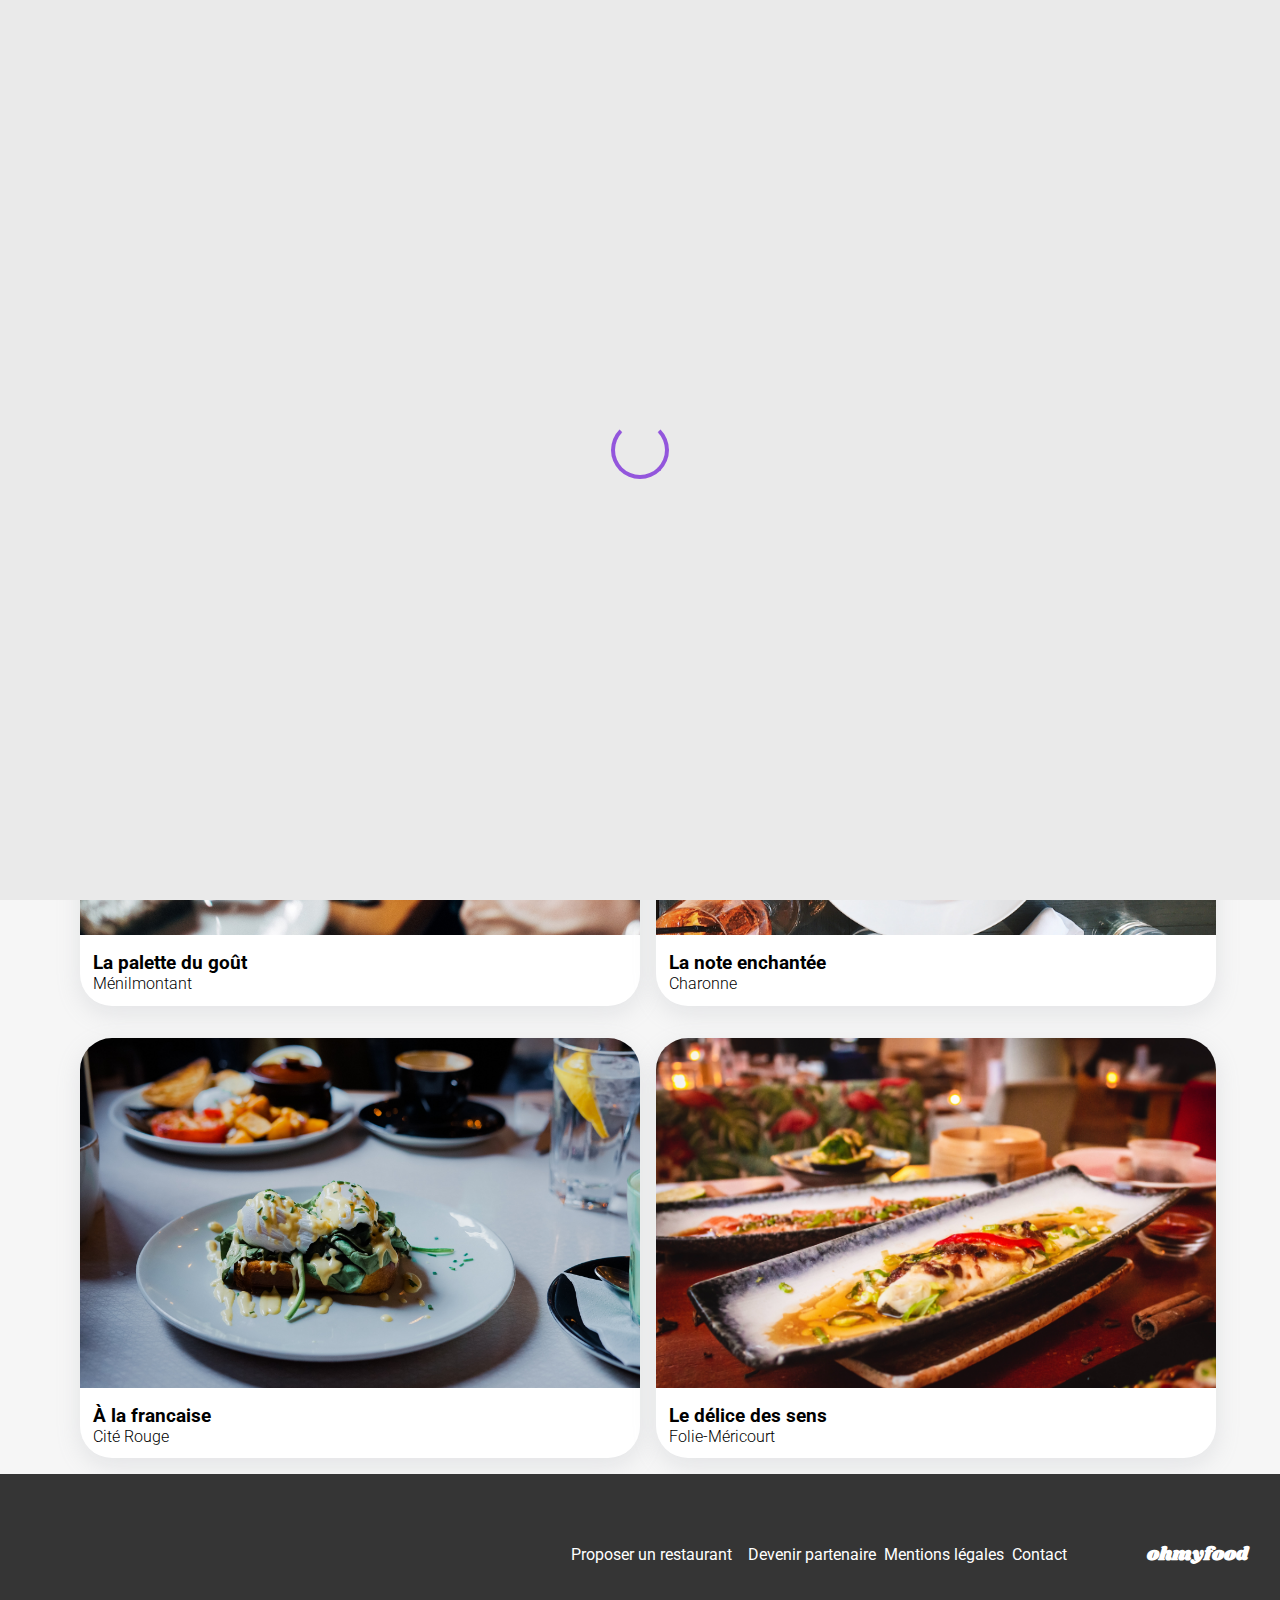
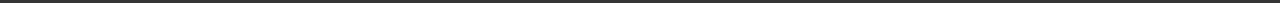
<file: index.html>
<!DOCTYPE html>
<html lang="en">
<head>
    <meta charset="UTF-8">
    <meta name="viewport" content="width=device-width, initial-scale=1.0">
    <link rel="stylesheet" href="styles.css">
    <link rel="stylesheet" href="https://fonts.googleapis.com/css2?family=Shrikhand&display=swap">
    <link rel="stylesheet" href="https://fonts.googleapis.com/css2?family=Roboto:wght@100;300;400;500;700;900&display=swap">
    <link rel="stylesheet" href="https://cdnjs.cloudflare.com/ajax/libs/font-awesome/6.2.1/css/all.min.css"
        integrity="sha512-MV7K8+y+gLIBoVD59lQIYicR65iaqukzvf/nwasF0nqhPay5w/9lJmVM2hMDcnK1OnMGCdVK+iQrJ7lzPJQd1w=="
        crossorigin="anonymous" referrerpolicy="no-referrer">
    <title>Oh my food</title>
</head>
<body>
    <div class="loading-container">
        <div class="loading"></div>
    </div>
    <div class="container">
        <header>
            <img src="./images/logo/ohmyfood.png" alt="logo ohmyfood">
        </header>
        <div class="bar_location">
            <i class="fa-solid fa-location-dot"></i>
            <p>Paris, Belleville</p>
        </div>
        <main>
            <div class="title">
                <h1>Réservez le menu qui vous convient</h1>
                <p>Découvrez des restaurants d’exception, sélectionnés par nos soins.</p>
                <button>Explorer nos restaurants</button>
            </div>
            <section class="function">
                <h2>Fonctionnement</h2>
                <div class="bar_button">
                    <div class="block">
                        <div class="number">1</div>
                        <i class="grey fa-solid fa-mobile-screen"></i>
                        <p>Choisissez un restaurant</p>
                    </div>
                    <div class="block">
                        <div class="number">2</div>
                        <i class="grey fa-solid fa-list-ul"></i>
                        <p> Composez votre menu</p>
                    </div>
                    <div class="block">
                        <div class="number">3</div>
                        <i class="purple fa-solid fa-store"></i>
                        <p>Dégustez au restaurant</p>
                    </div>
                </div>
            </section>
            <section>
                <h2>Restaurants</h2>
                <div class="restaurant">
                    <div class="card">
                        <a href="./menu_1.html">
                            <div>
                                <div class="tag">Nouveau</div>
                            </div>
                            <img src="./images/restaurants/jay-wennington-N_Y88TWmGwA-unsplash.jpg" alt="">
                            <div class="card_description">
                                <div>
                                    <h3>La palette du goût</h3>
                                    <p>Ménilmontant</p>
                                </div>
                        </a>
                        <div class="heart">
                            <input type="checkbox" id="heart-checkbox-1">
                            <label for="heart-checkbox-1">
                                <i class="fa-regular fa-heart"></i>
                                <i class="gradient-text fa-solid fa-heart"></i>
                            </label>
                        </div>
                        </div>
                    </div>
                    <div class="card">
                        <a href="./menu_2.html">
                            <div>
                                <div class="tag">Nouveau</div>
                            </div>
                            <img src="./images/restaurants/stil-u2Lp8tXIcjw-unsplash.jpg" alt="">
                            <div class="card_description">
                                <div>
                                    <h3>La note enchantée</h3>
                                    <p>Charonne</p>
                                </div>  
                        </a>
                        <div class="heart">
                            <input type="checkbox" id="heart-checkbox-2">
                            <label for="heart-checkbox-2">
                                <i class="fa-regular fa-heart"></i>
                                <i class="gradient-text fa-solid fa-heart"></i>
                            </label>
                        </div>
                        </div>
                    </div>
                    <div class="card">
                        <a href="./menu_3.html">
                            <img src="./images/restaurants/toa-heftiba-DQKerTsQwi0-unsplash.jpg" alt="">
                            <div class="card_description">
                                <div>
                                    <h3>À la francaise</h3>
                                    <p>Cité Rouge</p>
                                </div>
                        </a>
                        <div class="heart">
                            <input type="checkbox" id="heart-checkbox-3">
                            <label for="heart-checkbox-3">
                                <i class="fa-regular fa-heart"></i>
                                <i class="gradient-text fa-solid fa-heart"></i>
                            </label>
                        </div>
                         </div>
                    </div>
                    <div class="card">
                        <a href="./menu_4.html">
                            <img src="./images/restaurants/louis-hansel-shotsoflouis-qNBGVyOCY8Q-unsplash.jpg" alt="">
                            <div class="card_description">
                                <div>
                                    <h3>Le délice des sens</h3>
                                    <p>Folie-Méricourt</p>
                                </div>
                        </a>
                        <div class="heart">
                            <input type="checkbox" id="heart-checkbox-4">
                            <label for="heart-checkbox-4">
                                <i class="fa-regular fa-heart"></i>
                                <i class="gradient-text fa-solid fa-heart"></i>
                            </label>
                        </div>
                        </div>
                    </div>
                </div>
            </section>
            <footer>
                <h3>ohmyfood</h3>
                <div>
                    <div>
                        <i class="fa-solid fa-utensils"></i>
                        <a>Proposer un restaurant</a>
                    </div>
                    <div>
                        <i class="fa-solid fa-handshake-angle"></i>
                        <a>Devenir partenaire</a>
                    </div>
                    <a>Mentions légales</a>
                    <a href="mailto:contact@ohmyfood.com">Contact</a>
                </div>
            </footer>
        </main>
    </div>
</body>
</html>
</file>
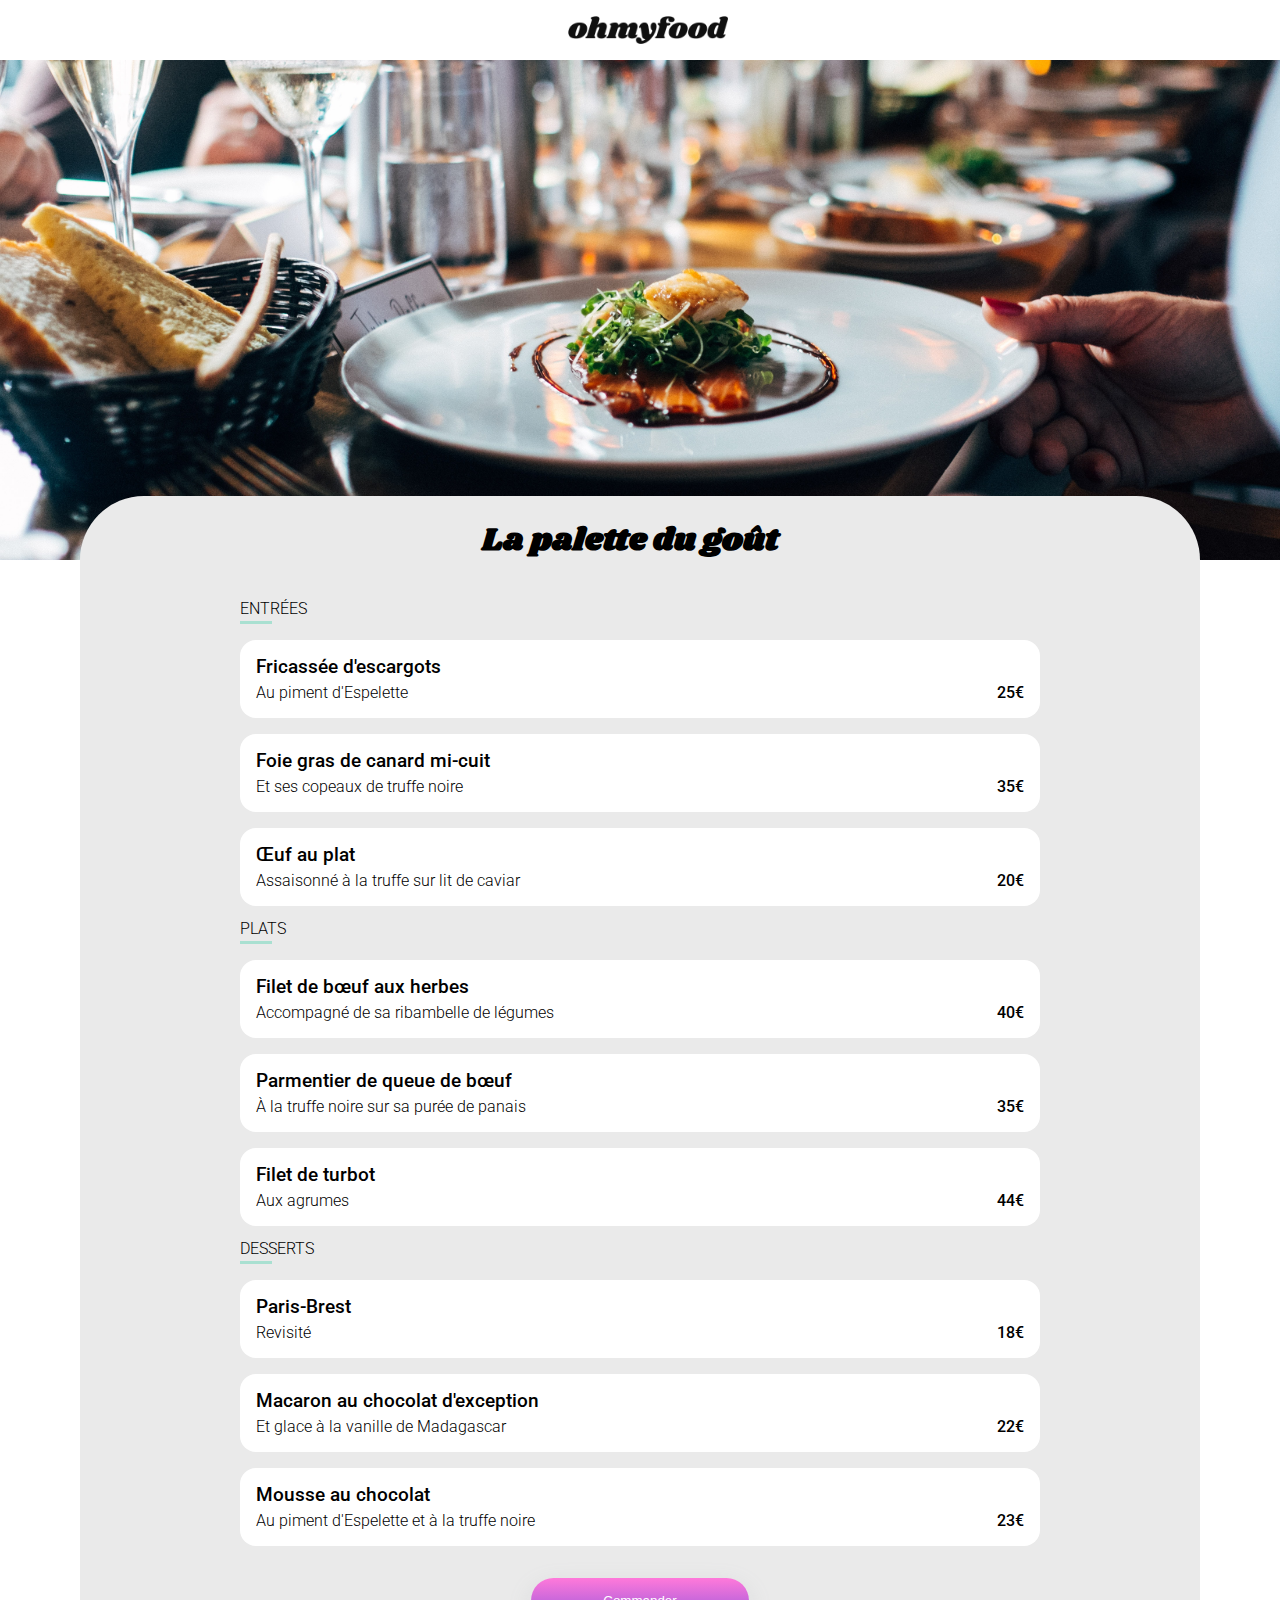
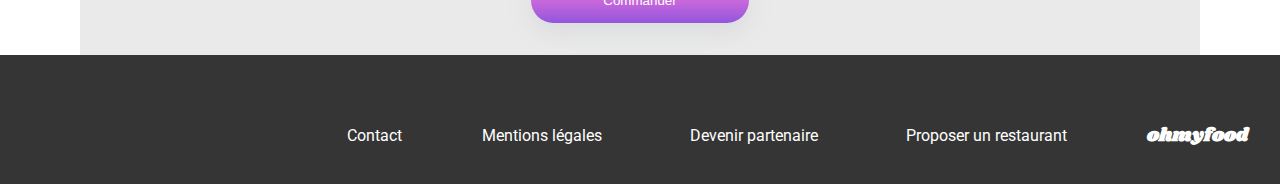
<file: menu_1.html>
<!DOCTYPE html>
<html lang="en">
<head>
    <meta charset="UTF-8">
    <meta name="viewport" content="width=device-width, initial-scale=1.0">
    <link rel="stylesheet" href="menu.css">
    <link rel="stylesheet" href="https://fonts.googleapis.com/css2?family=Shrikhand&display=swap">
    <link rel="stylesheet" href="https://fonts.googleapis.com/css2?family=Roboto:wght@100;300;400;500;700;900&display=swap">
    <link rel="stylesheet" href="https://cdnjs.cloudflare.com/ajax/libs/font-awesome/6.2.1/css/all.min.css"
        integrity="sha512-MV7K8+y+gLIBoVD59lQIYicR65iaqukzvf/nwasF0nqhPay5w/9lJmVM2hMDcnK1OnMGCdVK+iQrJ7lzPJQd1w=="
        crossorigin="anonymous" referrerpolicy="no-referrer" />
    <title>Menu La palette goût</title>
</head>
<body>
    <header>
        <a href="./index.html"><i class="fa-solid fa-arrow-left"></i></a>
        <div><img src="./images/logo/ohmyfood.png" alt="logo ohmyfood"></div>
    </header>
    <main>
            <img src="./images/restaurants/jay-wennington-N_Y88TWmGwA-unsplash.jpg" alt="image du restaurant">
        <section>
            <div class="card">
                <div class="card_header">
                    <h1>La palette du goût</h1>
                    <div class="heart">
                        <input type="checkbox" id="heart-checkbox">
                        <label for="heart-checkbox">
                            <i class="fa-regular fa-heart"></i> 
                            <i class="gradient-text fa-solid fa-heart"></i> 
                        </label>
                    </div>
                </div>
                <article>
                    <h2>Entrées</h2>
                    <div class="border_green"></div>
                    <div class="element">
                        <div class="check">
                        <div class="card_element">
                            <div class="card_description">
                                <h3>Fricassée d'escargots</h3>
                                <p class="description">Au piment d'Espelette</p>
                            </div>
                            <p class="price">25€</p>
                        </div>
                            <input type="checkbox" id="checkbox1">
                            <label for="checkbox1" class="selection"><i class="fa-solid fa-circle-check"></i></label>
                        </div>
                        <div class="check">
                        <div class="card_element">
                            <div class="card_description">
                                <h3>Foie gras de canard mi-cuit</h3>
                                <p class="description">Et ses copeaux de truffe noire</p>
                            </div>
                            <p class="price">35€</p>
                        </div>
                            <input type="checkbox" id="checkbox2">
                            <label for="checkbox2" class="selection"><i class="fa-solid fa-circle-check"></i></label>
                        </div>

                        <div class="check">
                        <div class="card_element">
                            <div class="card_description">
                                <h3>Œuf au plat</h3>
                                <p class="description">Assaisonné à la truffe sur lit de caviar</p>
                            </div>
                            <p class="price">20€</p>
                        </div>
                            <input type="checkbox" id="checkbox3">
                            <label for="checkbox3" class="selection"><i class="fa-solid fa-circle-check"></i></label>
                    </div>
                </article>
                <article>
                    <h2>Plats</h2>
                    <div class="border_green"></div>
                    <div class="element">
                        <div class="check">
                        <div class="card_element">
                            <div class="card_description">
                                <h3>Filet de bœuf aux herbes</h3>
                                <p class="description">Accompagné de sa ribambelle de légumes</p>
                            </div>
                            <p class="price">40€</p>
                        </div>
                            <input type="checkbox" id="checkbox4">
                            <label for="checkbox4" class="selection"><i class="fa-solid fa-circle-check"></i></label>
                        </div>
                        <div class="check">
                        <div class="card_element">
                            <div class="card_description">
                                <h3>Parmentier de queue de bœuf</h3>
                                <p class="description">À la truffe noire sur sa purée de panais</p>
                            </div>
                            <p class="price">35€</p>
                        </div>
                            <input type="checkbox" id="checkbox5">
                            <label for="checkbox5" class="selection"><i class="fa-solid fa-circle-check"></i></label>
                        </div>
                        <div class="check">
                        <div class="card_element">
                            <div class="card_description">
                                <h3>Filet de turbot</h3>
                                <p class="description">Aux agrumes</p>
                            </div>
                            <p class="price">44€</p>
                        </div>
                            <input type="checkbox" id="checkbox6">
                            <label for="checkbox6" class="selection"><i class="fa-solid fa-circle-check"></i></label>
                        </div>
    
                </article>
                <article>
                    <h2>Desserts</h2>
              
                    <div class="border_green"></div>
                    <div class="element">
                        <div class="check">
                        <div class="card_element">
                            <div class="card_description">
                                <h3>Paris-Brest</h3>
                                <p class="description">Revisité</p>
                            </div>
                            <p class="price">18€</p>
                        </div>
                            <input type="checkbox" id="checkbox7">
                            <label for="checkbox7" class="selection"><i class="fa-solid fa-circle-check"></i></label>
                        </div>
                        <div class="check">
                        <div class="card_element">
                            <div class="card_description">
                                <h3>Macaron au chocolat d'exception</h3>
                                <p class="description">Et glace à la vanille de Madagascar</p>
                            </div>
                            <p class="price">22€</p>
                        </div>
                            <input type="checkbox" id="checkbox8">
                            <label for="checkbox8" class="selection"><i class="fa-solid fa-circle-check"></i></label>
                        </div>
                        <div class="check">
                        <div class="card_element">
                            <div class="card_description">
                                <h3>Mousse au chocolat</h3>
                                <p class="description">Au piment d'Espelette et à la truffe noire</p>
                            </div>
                            <p class="price">23€</p>
                        </div>
                            <input type="checkbox" id="checkbox9">
                            <label for="checkbox9" class="selection"><i class="fa-solid fa-circle-check"></i></label>
                        </div>
                </article>
                <section class="section_button">
                    <button>Commander</button>
                </section>
            </div>
            
        </section>

        <footer>
            <h3>ohmyfood</h3>
            <div>
                <i class="fa-solid fa-utensils"></i>
                <a>Proposer un restaurant</a>
            </div>
            <div>
                <i class="fa-solid fa-handshake-angle"></i>
                <a>Devenir partenaire</a>
            </div>
            <a>Mentions légales</a>
            <a>Contact</a>
        </footer>
    </main>
</body>
</html>
</file>
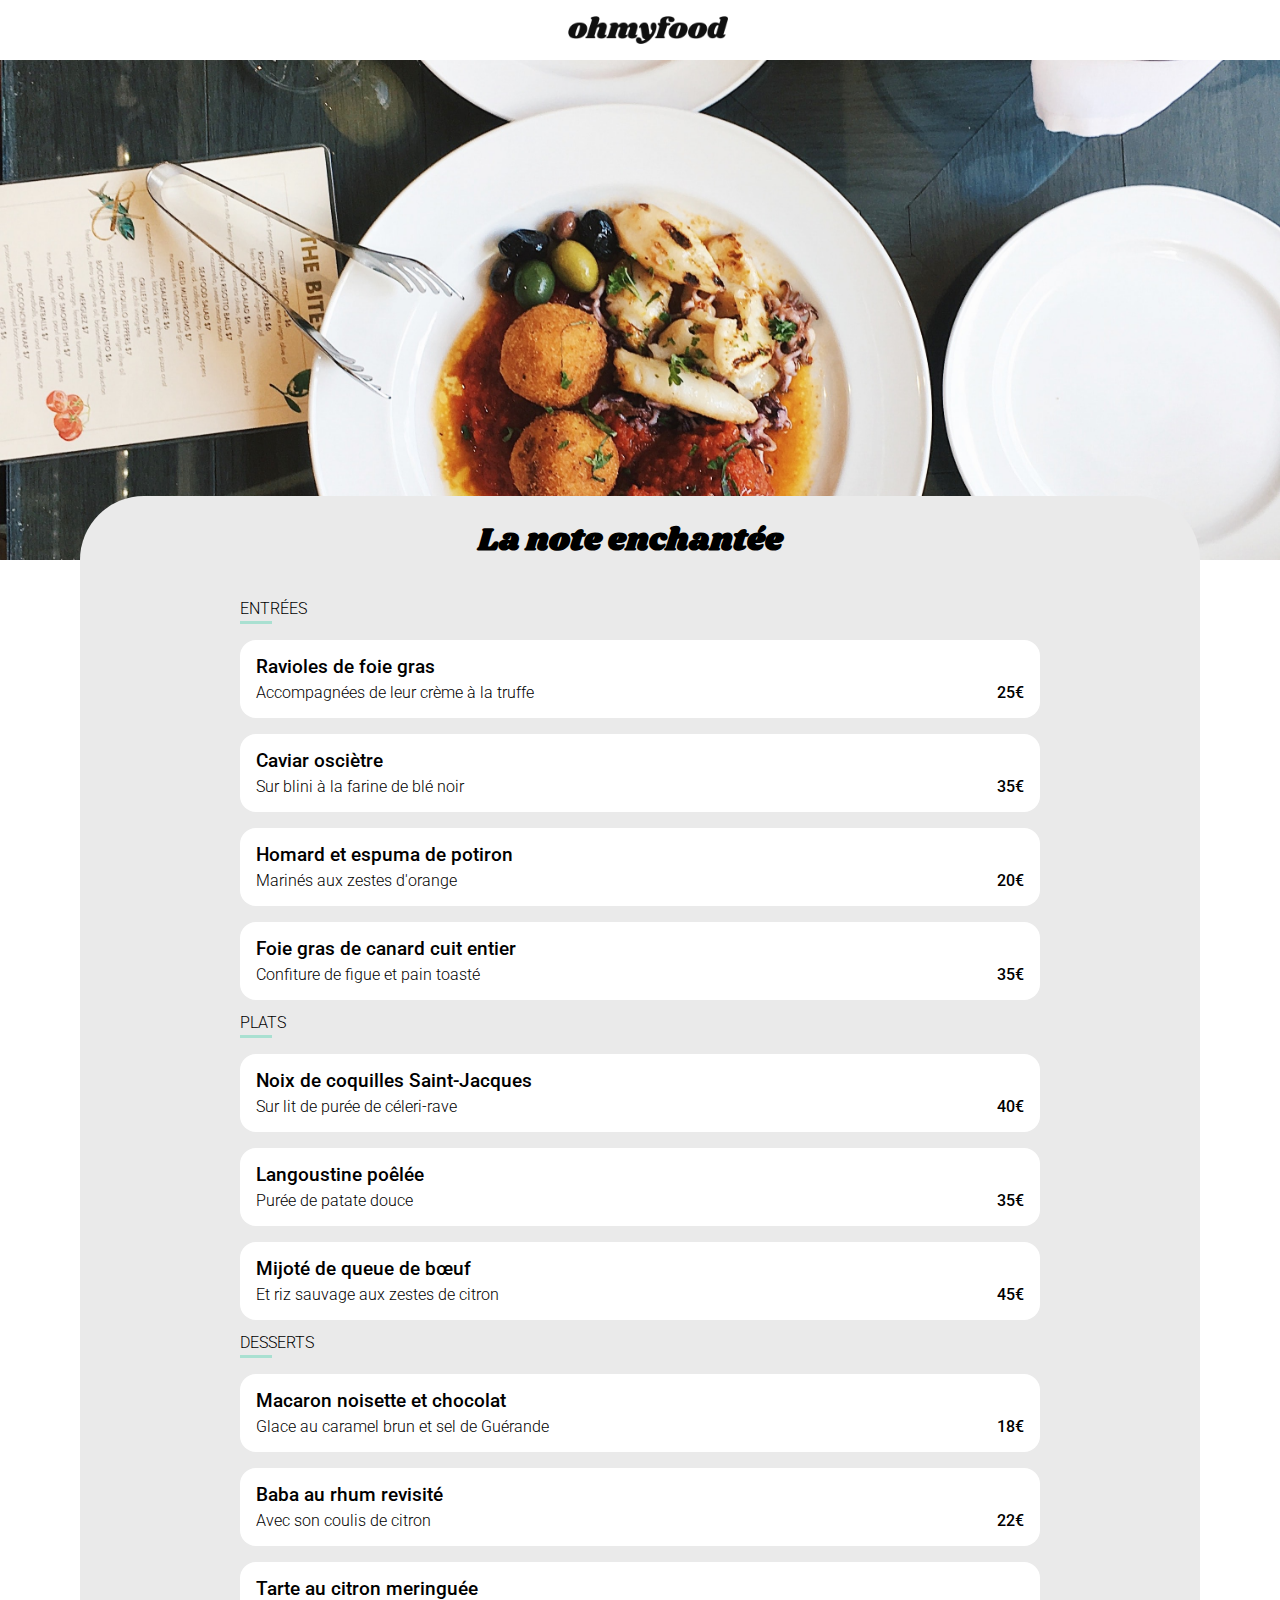
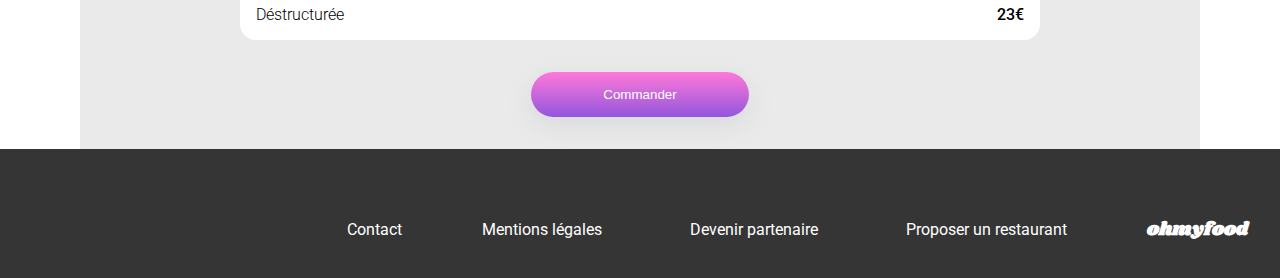
<file: menu_2.html>
<!DOCTYPE html>
<html lang="en">
<head>
    <meta charset="UTF-8">
    <meta name="viewport" content="width=device-width, initial-scale=1.0">
    <link rel="stylesheet" href="menu.css">
    <link rel="stylesheet" href="https://fonts.googleapis.com/css2?family=Shrikhand&display=swap">
    <link rel="stylesheet" href="https://fonts.googleapis.com/css2?family=Roboto:wght@100;300;400;500;700;900&display=swap">
    <link rel="stylesheet" href="https://cdnjs.cloudflare.com/ajax/libs/font-awesome/6.2.1/css/all.min.css"
        integrity="sha512-MV7K8+y+gLIBoVD59lQIYicR65iaqukzvf/nwasF0nqhPay5w/9lJmVM2hMDcnK1OnMGCdVK+iQrJ7lzPJQd1w=="
        crossorigin="anonymous" referrerpolicy="no-referrer" />
    <title>Menu La note enchantée</title>
</head>
<body>
    <header>
        <a href="./index.html"><i class="fa-solid fa-arrow-left"></i></a>
        <div><img src="./images/logo/ohmyfood.png" alt="logo ohmyfood"></div>
    </header>
    <main>
            <img src="./images/restaurants/stil-u2Lp8tXIcjw-unsplash.jpg" alt="image du restaurant">
        <section>
            <div class="card">
                <div class="card_header">
                    <h1>La note enchantée</h1>
                    <div class="heart">
                        <input type="checkbox" id="heart-checkbox">
                        <label for="heart-checkbox">
                            <i class="fa-regular fa-heart"></i> 
                            <i class="gradient-text fa-solid fa-heart"></i> 
                        </label>
                    </div>
                </div>
                <article>
                    <h2>Entrées</h2>
                    <div class="border_green"></div>
                    <div class="element">
                        <div class="check">
                        <div class="card_element">
                            <div class="card_description">
                                <h3>Ravioles de foie gras</h3>
                                <p class="description">Accompagnées de leur crème à la truffe</p>
                            </div>
                            <p class="price">25€</p>
                        </div>
                            <input type="checkbox" id="checkbox1">
                            <label for="checkbox1" class="selection"><i class="fa-solid fa-circle-check"></i></label>
                        </div>
                        <div class="check">
                        <div class="card_element">
                            <div class="card_description">
                                <h3>Caviar osciètre</h3>
                                <p class="description">Sur blini à la farine de blé noir</p>
                            </div>
                            <p class="price">35€</p>
                        </div>
                            <input type="checkbox" id="checkbox2">
                            <label for="checkbox2" class="selection"><i class="fa-solid fa-circle-check"></i></label>
                        </div>

                        <div class="check">
                        <div class="card_element">
                            <div class="card_description">
                                <h3>Homard et espuma de potiron</h3>
                                <p class="description">Marinés aux zestes d'orange</p>
                            </div>
                            <p class="price">20€</p>
                        </div>
                            <input type="checkbox" id="checkbox3">
                            <label for="checkbox3" class="selection"><i class="fa-solid fa-circle-check"></i></label>
                    </div>
                    <div class="check">
                        <div class="card_element">
                            <div class="card_description">
                                <h3>Foie gras de canard cuit entier</h3>
                                <p class="description">Confiture de figue et pain toasté</p>
                            </div>
                            <p class="price">35€</p>
                        </div>
                            <input type="checkbox" id="checkbox4">
                            <label for="checkbox4" class="selection"><i class="fa-solid fa-circle-check"></i></label>
                    </div>
                </article>
                <article>
                    <h2>Plats</h2>
                    <div class="border_green"></div>
                    <div class="element">
                        <div class="check">
                        <div class="card_element">
                            <div class="card_description">
                                <h3>Noix de coquilles Saint-Jacques</h3>
                                <p class="description">Sur lit de purée de céleri-rave</p>
                            </div>
                            <p class="price">40€</p>
                        </div>
                            <input type="checkbox" id="checkbox5">
                            <label for="checkbox5" class="selection"><i class="fa-solid fa-circle-check"></i></label>
                        </div>
                        <div class="check">
                        <div class="card_element">
                            <div class="card_description">
                                <h3>Langoustine poêlée</h3>
                                <p class="description">Purée de patate douce</p>
                            </div>
                            <p class="price">35€</p>
                        </div>
                            <input type="checkbox" id="checkbox6">
                            <label for="checkbox6" class="selection"><i class="fa-solid fa-circle-check"></i></label>
                        </div>
                        <div class="check">
                        <div class="card_element">
                            <div class="card_description">
                                <h3>Mijoté de queue de bœuf </h3>
                                <p class="description">Et riz sauvage aux zestes de citron</p>
                            </div>
                            <p class="price">45€</p>
                        </div>
                            <input type="checkbox" id="checkbox7">
                            <label for="checkbox7" class="selection"><i class="fa-solid fa-circle-check"></i></label>
                        </div>
    
                </article>
                <article>
                    <h2>Desserts</h2>
              
                    <div class="border_green"></div>
                    <div class="element">
                        <div class="check">
                        <div class="card_element">
                            <div class="card_description">
                                <h3>Macaron noisette et chocolat</h3>
                                <p class="description">Glace au caramel brun et sel de Guérande</p>
                            </div>
                            <p class="price">18€</p>
                        </div>
                            <input type="checkbox" id="checkbox8">
                            <label for="checkbox8" class="selection"><i class="fa-solid fa-circle-check"></i></label>
                        </div>
                        <div class="check">
                        <div class="card_element">
                            <div class="card_description">
                                <h3>Baba au rhum revisité</h3>
                                <p class="description">Avec son coulis de citron</p>
                            </div>
                            <p class="price">22€</p>
                        </div>
                            <input type="checkbox" id="checkbox9">
                            <label for="checkbox9" class="selection"><i class="fa-solid fa-circle-check"></i></label>
                        </div>
                        <div class="check">
                        <div class="card_element">
                            <div class="card_description">
                                <h3>Tarte au citron meringuée</h3>
                                <p class="description">Déstructurée</p>
                            </div>
                            <p class="price">23€</p>
                        </div>
                            <input type="checkbox" id="checkbox10">
                            <label for="checkbox10" class="selection"><i class="fa-solid fa-circle-check"></i></label>
                        </div>
                </article>
                <section class="section_button">
                    <button>Commander</button>
                </section>
            </div>
        </section>
        <footer>
            <h3>ohmyfood</h3>
            <div>
                <i class="fa-solid fa-utensils"></i>
                <a>Proposer un restaurant</a>
            </div>
            <div>
                <i class="fa-solid fa-handshake-angle"></i>
                <a>Devenir partenaire</a>
            </div>
            <a>Mentions légales</a>
            <a>Contact</a>
        </footer>
    </main>
</body>
</html>
</file>
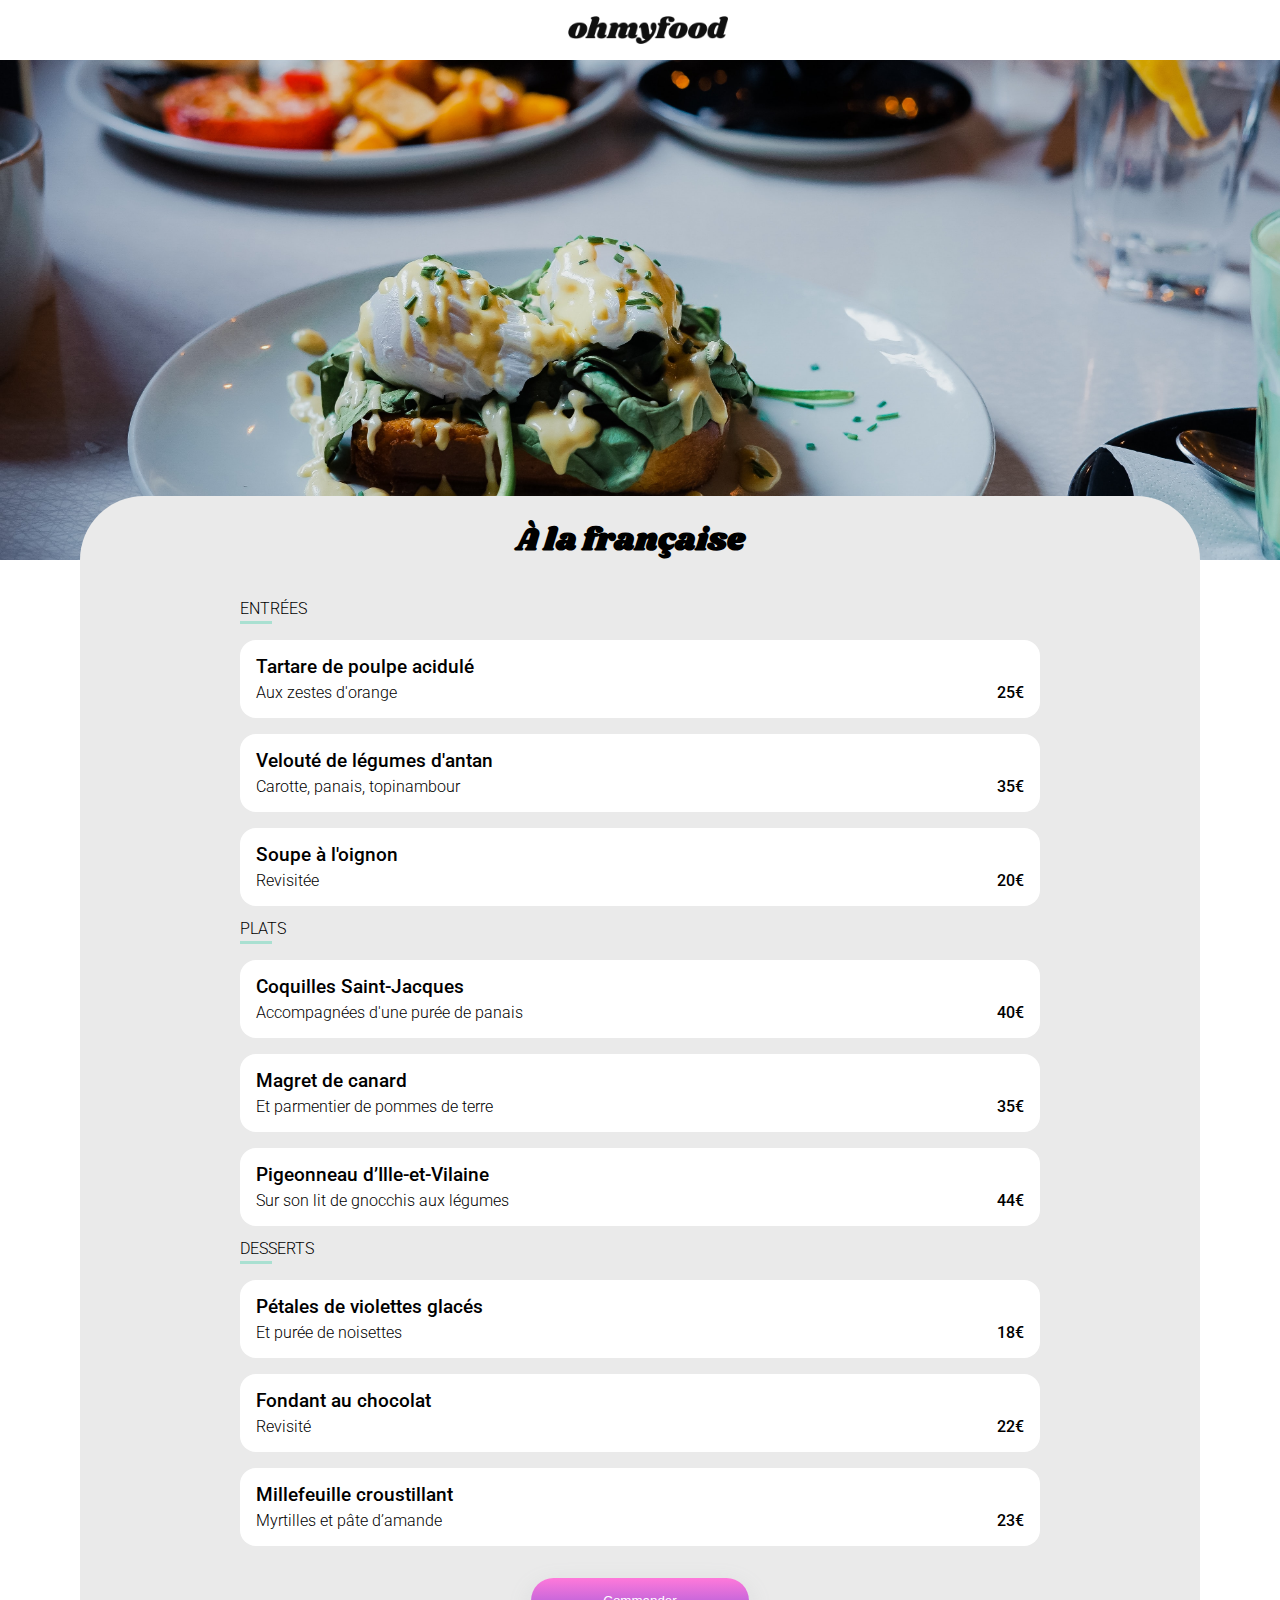
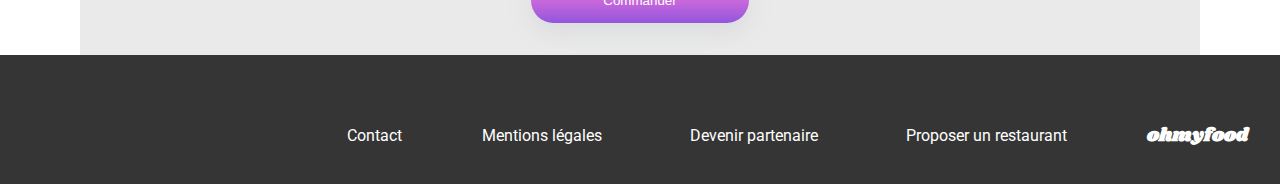
<file: menu_3.html>
<!DOCTYPE html>
<html lang="en">
<head>
    <meta charset="UTF-8">
    <meta name="viewport" content="width=device-width, initial-scale=1.0">
    <link rel="stylesheet" href="menu.css">
    <link rel="stylesheet" href="https://fonts.googleapis.com/css2?family=Shrikhand&display=swap">
    <link rel="stylesheet" href="https://fonts.googleapis.com/css2?family=Roboto:wght@100;300;400;500;700;900&display=swap">
    <link rel="stylesheet" href="https://cdnjs.cloudflare.com/ajax/libs/font-awesome/6.2.1/css/all.min.css"
        integrity="sha512-MV7K8+y+gLIBoVD59lQIYicR65iaqukzvf/nwasF0nqhPay5w/9lJmVM2hMDcnK1OnMGCdVK+iQrJ7lzPJQd1w=="
        crossorigin="anonymous" referrerpolicy="no-referrer" />
    <title>Menu À la française</title>
</head>
<body>
    <header>
        <a href="./index.html"><i class="fa-solid fa-arrow-left"></i></a>
        <div><img src="./images/logo/ohmyfood.png" alt="logo ohmyfood"></div>
    </header>
    <main>
            <img src="./images/restaurants/toa-heftiba-DQKerTsQwi0-unsplash.jpg" alt="image du restaurant">
        <section>
            <div class="card">
                <div class="card_header">
                    <h1>À la française</h1>
                    <div class="heart">
                        <input type="checkbox" id="heart-checkbox">
                        <label for="heart-checkbox">
                            <i class="fa-regular fa-heart"></i> 
                            <i class="gradient-text fa-solid fa-heart"></i> 
                        </label>
                    </div>
                </div>
                <article>
                    <h2>Entrées</h2>
                    <div class="border_green"></div>
                    <div class="element">
                        <div class="check">
                        <div class="card_element">
                            <div class="card_description">
                                <h3>Tartare de poulpe acidulé</h3>
                                <p class="description">Aux zestes d'orange</p>
                            </div>
                            <p class="price">25€</p>
                        </div>
                            <input type="checkbox" id="checkbox1">
                            <label for="checkbox1" class="selection"><i class="fa-solid fa-circle-check"></i></label>
                        </div>
                        <div class="check">
                        <div class="card_element">
                            <div class="card_description">
                                <h3>Velouté de légumes d'antan</h3>
                                <p class="description">Carotte, panais, topinambour</p>
                            </div>
                            <p class="price">35€</p>
                        </div>
                            <input type="checkbox" id="checkbox2">
                            <label for="checkbox2" class="selection"><i class="fa-solid fa-circle-check"></i></label>
                        </div>

                        <div class="check">
                        <div class="card_element">
                            <div class="card_description">
                                <h3>Soupe à l'oignon</h3>
                                <p class="description">Revisitée</p>
                            </div>
                            <p class="price">20€</p>
                        </div>
                            <input type="checkbox" id="checkbox3">
                            <label for="checkbox3" class="selection"><i class="fa-solid fa-circle-check"></i></label>
                    </div>
                </article>
                <article>
                    <h2>Plats</h2>
                    <div class="border_green"></div>
                    <div class="element">
                        <div class="check">
                        <div class="card_element">
                            <div class="card_description">
                                <h3>Coquilles Saint-Jacques</h3>
                                <p class="description">Accompagnées d'une purée de panais</p>
                            </div>
                            <p class="price">40€</p>
                        </div>
                            <input type="checkbox" id="checkbox4">
                            <label for="checkbox4" class="selection"><i class="fa-solid fa-circle-check"></i></label>
                        </div>
                        <div class="check">
                        <div class="card_element">
                            <div class="card_description">
                                <h3>Magret de canard</h3>
                                <p class="description">Et parmentier de pommes de terre</p>
                            </div>
                            <p class="price">35€</p>
                        </div>
                            <input type="checkbox" id="checkbox5">
                            <label for="checkbox5" class="selection"><i class="fa-solid fa-circle-check"></i></label>
                        </div>
                        <div class="check">
                        <div class="card_element">
                            <div class="card_description">
                                <h3>Pigeonneau d’Ille-et-Vilaine</h3>
                                <p class="description">Sur son lit de gnocchis aux légumes</p>
                            </div>
                            <p class="price">44€</p>
                        </div>
                            <input type="checkbox" id="checkbox6">
                            <label for="checkbox6" class="selection"><i class="fa-solid fa-circle-check"></i></label>
                        </div>
    
                </article>
                <article>
                    <h2>Desserts</h2>
              
                    <div class="border_green"></div>
                    <div class="element">
                        <div class="check">
                        <div class="card_element">
                            <div class="card_description">
                                <h3>Pétales de violettes glacés</h3>
                                <p class="description">Et purée de noisettes</p>
                            </div>
                            <p class="price">18€</p>
                        </div>
                            <input type="checkbox" id="checkbox7">
                            <label for="checkbox7" class="selection"><i class="fa-solid fa-circle-check"></i></label>
                        </div>
                        <div class="check">
                        <div class="card_element">
                            <div class="card_description">
                                <h3>Fondant au chocolat</h3>
                                <p class="description">Revisité</p>
                            </div>
                            <p class="price">22€</p>
                        </div>
                            <input type="checkbox" id="checkbox8">
                            <label for="checkbox8" class="selection"><i class="fa-solid fa-circle-check"></i></label>
                        </div>
                        <div class="check">
                        <div class="card_element">
                            <div class="card_description">
                                <h3>Millefeuille croustillant</h3>
                                <p class="description">Myrtilles et pâte d’amande</p>
                            </div>
                            <p class="price">23€</p>
                        </div>
                            <input type="checkbox" id="checkbox9">
                            <label for="checkbox9" class="selection"><i class="fa-solid fa-circle-check"></i></label>
                        </div>
                </article>
                <section class="section_button">
                    <button>Commander</button>
                </section>
            </div>
        </section>
        
        <footer>
            <h3>ohmyfood</h3>
            <div>
                <i class="fa-solid fa-utensils"></i>
                <a>Proposer un restaurant</a>
            </div>
            <div>
                <i class="fa-solid fa-handshake-angle"></i>
                <a>Devenir partenaire</a>
            </div>
            <a>Mentions légales</a>
            <a>Contact</a>
        </footer>
    </main>
</body>
</html>
</file>
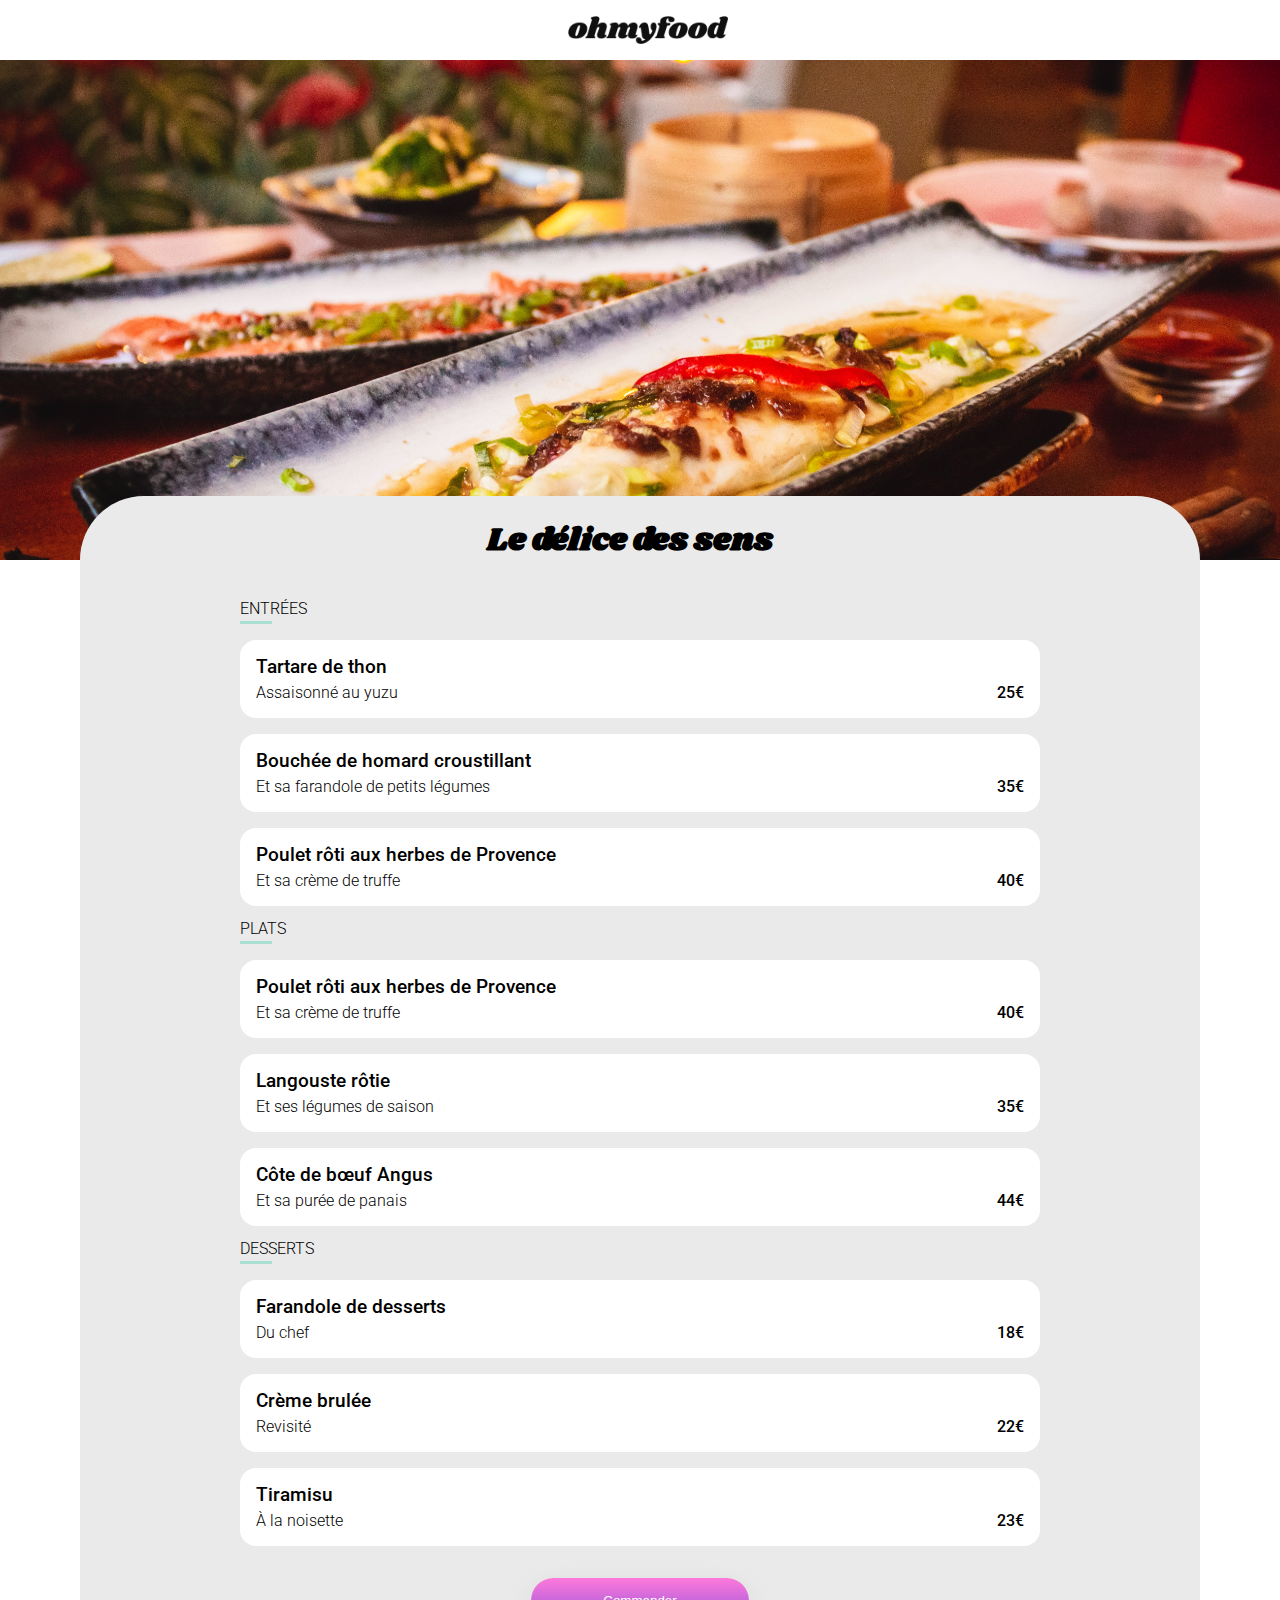
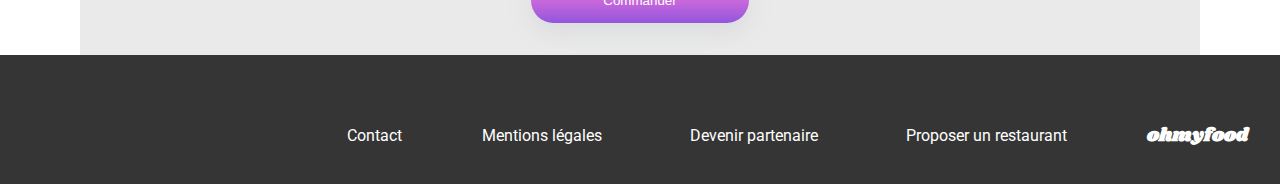
<file: menu_4.html>
<!DOCTYPE html>
<html lang="en">
<head>
    <meta charset="UTF-8">
    <meta name="viewport" content="width=device-width, initial-scale=1.0">
    <link rel="stylesheet" href="menu.css">
    <link rel="stylesheet" href="https://fonts.googleapis.com/css2?family=Shrikhand&display=swap">
    <link rel="stylesheet" href="https://fonts.googleapis.com/css2?family=Roboto:wght@100;300;400;500;700;900&display=swap">
    <link rel="stylesheet" href="https://cdnjs.cloudflare.com/ajax/libs/font-awesome/6.2.1/css/all.min.css"
        integrity="sha512-MV7K8+y+gLIBoVD59lQIYicR65iaqukzvf/nwasF0nqhPay5w/9lJmVM2hMDcnK1OnMGCdVK+iQrJ7lzPJQd1w=="
        crossorigin="anonymous" referrerpolicy="no-referrer" />
    <title>Menu Le délice des sens</title>
</head>
<body>
    <header>
        <a href="./index.html"><i class="fa-solid fa-arrow-left"></i></a>
        <div><img src="./images/logo/ohmyfood.png" alt="logo ohmyfood"></div>
    </header>
    <main>
            <img src="./images/restaurants/louis-hansel-shotsoflouis-qNBGVyOCY8Q-unsplash.jpg" alt="image du restaurant">
        <section>
            <div class="card">
                <div class="card_header">
                    <h1>Le délice des sens</h1>
                    <div class="heart">
                        <input type="checkbox" id="heart-checkbox">
                        <label for="heart-checkbox">
                            <i class="fa-regular fa-heart"></i> 
                            <i class="gradient-text fa-solid fa-heart"></i> 
                        </label>
                    </div>
                </div>
                <article>
                    <h2>Entrées</h2>
                    <div class="border_green"></div>
                    <div class="element">
                        <div class="check">
                        <div class="card_element">
                            <div class="card_description">
                                <h3>Tartare de thon</h3>
                                <p class="description">Assaisonné au yuzu</p>
                            </div>
                            <p class="price">25€</p>
                        </div>
                            <input type="checkbox" id="checkbox1">
                            <label for="checkbox1" class="selection"><i class="fa-solid fa-circle-check"></i></label>
                        </div>
                        <div class="check">
                        <div class="card_element">
                            <div class="card_description">
                                <h3>Bouchée de homard croustillant</h3>
                                <p class="description">Et sa farandole de petits légumes</p>
                            </div>
                            <p class="price">35€</p>
                        </div>
                            <input type="checkbox" id="checkbox2">
                            <label for="checkbox2" class="selection"><i class="fa-solid fa-circle-check"></i></label>
                        </div>

                        <div class="check">
                        <div class="card_element">
                            <div class="card_description">
                                <h3>Poulet rôti aux herbes de Provence </h3>
                                <p class="description">Et sa crème de truffe</p>
                            </div>
                            <p class="price">40€</p>
                        </div>
                            <input type="checkbox" id="checkbox3">
                            <label for="checkbox3" class="selection"><i class="fa-solid fa-circle-check"></i></label>
                    </div>
                </article>
                <article>
                    <h2>Plats</h2>
                    <div class="border_green"></div>
                    <div class="element">
                        <div class="check">
                        <div class="card_element">
                            <div class="card_description">
                                <h3>Poulet rôti aux herbes de Provence </h3>
                                <p class="description">Et sa crème de truffe</p>
                            </div>
                            <p class="price">40€</p>
                        </div>
                            <input type="checkbox" id="checkbox4">
                            <label for="checkbox4" class="selection"><i class="fa-solid fa-circle-check"></i></label>
                        </div>
                        <div class="check">
                        <div class="card_element">
                            <div class="card_description">
                                <h3>Langouste rôtie </h3>
                                <p class="description">Et ses légumes de saison</p>
                            </div>
                            <p class="price">35€</p>
                        </div>
                            <input type="checkbox" id="checkbox5">
                            <label for="checkbox5" class="selection"><i class="fa-solid fa-circle-check"></i></label>
                        </div>
                        <div class="check">
                        <div class="card_element">
                            <div class="card_description">
                                <h3>Côte de bœuf Angus </h3>
                                <p class="description">Et sa purée de panais</p>
                            </div>
                            <p class="price">44€</p>
                        </div>
                            <input type="checkbox" id="checkbox6">
                            <label for="checkbox6" class="selection"><i class="fa-solid fa-circle-check"></i></label>
                        </div>
    
                </article>
                <article>
                    <h2>Desserts</h2>
              
                    <div class="border_green"></div>
                    <div class="element">
                        <div class="check">
                        <div class="card_element">
                            <div class="card_description">
                                <h3>Farandole de desserts</h3>
                                <p class="description">Du chef</p>
                            </div>
                            <p class="price">18€</p>
                        </div>
                            <input type="checkbox" id="checkbox7">
                            <label for="checkbox7" class="selection"><i class="fa-solid fa-circle-check"></i></label>
                        </div>
                        <div class="check">
                        <div class="card_element">
                            <div class="card_description">
                                <h3>Crème brulée </h3>
                                <p class="description">Revisité</p>
                            </div>
                            <p class="price">22€</p>
                        </div>
                            <input type="checkbox" id="checkbox8">
                            <label for="checkbox8" class="selection"><i class="fa-solid fa-circle-check"></i></label>
                        </div>
                        <div class="check">
                        <div class="card_element">
                            <div class="card_description">
                                <h3>Tiramisu </h3>
                                <p class="description">À la noisette</p>
                            </div>
                            <p class="price">23€</p>
                        </div>
                            <input type="checkbox" id="checkbox9">
                            <label for="checkbox9" class="selection"><i class="fa-solid fa-circle-check"></i></label>
                        </div>
                </article>
                <section class="section_button">
                    <button>Commander</button>
                </section>
            </div>
        </section>
        <footer>
            <h3>ohmyfood</h3>
            <div>
                <i class="fa-solid fa-utensils"></i>
                <a>Proposer un restaurant</a>
            </div>
            <div>
                <i class="fa-solid fa-handshake-angle"></i>
                <a>Devenir partenaire</a>
            </div>
            <a>Mentions légales</a>
            <a>Contact</a>
        </footer>
    </main>
</body>
</html>
</file>
<file: styles.css>
body {
  margin: 0px;
  padding: 0px;
  font-family: "roboto";
  background-color: #F6F6F6;
}

.loading-container {
  position: fixed;
  top: 0;
  left: 0;
  width: 100%;
  height: 100%;
  background-color: #EAEAEA;
  display: flex;
  justify-content: center;
  align-items: center;
  z-index: 1000;
  animation: fade-out 5s 0s forwards;
}

.loading {
  border: 4px solid #9356dc;
  border-top: 4px solid transparent;
  border-radius: 50%;
  width: 50px;
  height: 50px;
  animation: spin 2s linear infinite;
}

@keyframes spin {
  0% {
    transform: rotate(0deg);
  }
  100% {
    transform: rotate(360deg);
  }
}
@keyframes fade-out {
  0% {
    opacity: 1;
  }
  100% {
    opacity: 0;
    visibility: hidden;
  }
}
@keyframes fond-apparait {
  to {
    opacity: 0;
    visibility: hidden;
  }
}
section {
  padding: 0rem 1rem;
}

a {
  text-decoration: none;
}

header {
  display: flex;
  justify-content: center;
  padding: 1rem 0rem;
  background-color: white;
}
header img {
  width: 10rem;
  height: auto;
}

.bar_location {
  display: flex;
  background-color: #EAEAEA;
  text-align: center;
  align-items: center;
  justify-content: center;
  gap: 1rem;
  margin-bottom: 1rem;
}

main {
  display: flex;
  flex-direction: column;
  gap: 1rem;
}

.title {
  display: flex;
  text-align: center;
  flex-direction: column;
  align-items: center;
  padding: 0rem 1rem;
}
.title h1 {
  font-weight: bold;
  font-size: 35px;
}
.title button {
  border: none;
  border-radius: 55px;
  padding: 15px 5px;
  color: white;
  background: rgb(147, 86, 220);
  background: linear-gradient(0deg, rgb(147, 86, 220) 0%, rgb(255, 121, 218) 100%);
  width: 218px;
  box-shadow: rgba(149, 157, 165, 0.2) 0px 8px 24px;
}
.title button:hover {
  background: #9356dc;
  background: linear-gradient(0deg, rgb(163, 99, 240) 0%, rgb(248, 138, 217) 100%);
  box-shadow: rgba(149, 157, 165, 0.5) 0px 8px 24px;
}

.function {
  background-color: white;
}

.bar_button {
  display: flex;
  flex-direction: column;
  gap: 1rem;
  margin-bottom: 3rem;
}
.bar_button .block {
  border: none;
  color: black;
  display: flex;
  padding: 20px 50px;
  border-radius: 20px;
  background-color: #EAEAEA;
  margin: 0rem 1rem;
  align-items: center;
  gap: 1rem;
}
.bar_button .number {
  background: #9356dc;
  color: white;
  width: 2rem;
  height: 2rem;
  border-radius: 50%;
  position: absolute;
  display: flex;
  align-items: center;
  justify-content: center;
  margin-left: -4rem;
}
.bar_button p {
  margin: 0px;
}

.purple {
  color: #9356dc;
}

.grey {
  color: #353535;
}

.restaurant {
  display: flex;
  flex-direction: column;
  gap: 2rem;
}

.card {
  background-color: #ffffff;
  border-radius: 2rem;
  box-shadow: rgba(149, 157, 165, 0.2) 0px 8px 24px;
}
.card a {
  color: black;
}
.card img {
  width: 100%;
  height: 200px;
  object-fit: cover;
  border-radius: 2rem 2rem 0px 0px;
}
.card article {
  display: flex;
  width: 100%;
  justify-content: flex-end;
}

.tag {
  background: #a9e0d1;
  color: #3b8468;
  font-weight: 500;
  padding: 0.5rem 1rem;
  margin: 1rem 2rem;
  border-radius: 0.3rem;
  position: absolute;
}

.card_description {
  padding: 0.8rem;
  display: flex;
  flex-direction: row;
  align-items: center;
  justify-content: space-between;
}
.card_description p {
  margin: 0px;
  font-weight: 300;
}
.card_description h3 {
  margin: 0px;
}

.heart .fa-solid {
  opacity: 0;
  transition: opacity 0.3s ease-in-out;
  position: absolute;
  top: 0;
  left: 0;
}
.heart label {
  position: relative;
}
.heart input[type=checkbox]:checked ~ label .fa-solid {
  opacity: 1;
}
.heart input[type=checkbox]:checked ~ label .fa-regular {
  opacity: 0;
}

input[type=checkbox] {
  opacity: 0;
}

.gradient-text {
  background-image: linear-gradient(0deg, rgb(147, 86, 220) 0%, rgb(255, 121, 218) 100%);
  background-clip: text;
  -webkit-background-clip: text;
  color: transparent;
}

footer {
  padding: 0rem 1rem;
  background-color: #353535;
  color: white;
  display: flex;
  flex-direction: column;
}
footer h3 {
  font-family: "Shrikhand";
}
footer div {
  display: flex;
  flex-direction: row;
  align-items: center;
  gap: 0.5rem;
}
footer a {
  color: white;
}

@media (min-width: 767.98px) {
  section {
    padding: 0rem 5rem;
  }
  .function {
    padding: 0rem 5rem;
  }
  .bar_button {
    flex-direction: row;
    justify-content: center;
  }
  .heart .fa-solid {
    opacity: 0;
    transition: opacity 0.3s ease-in-out;
    position: absolute;
    top: 0;
    left: 0;
  }
  .heart:hover .fa-solid {
    opacity: 1;
  }
  .heart:hover .fa-regular {
    opacity: 0;
  }
  .heart input[type=checkbox] {
    opacity: 0;
  }
  .restaurant {
    display: grid;
    grid-template-columns: repeat(2, 50%);
    column-gap: 1rem;
    row-gap: 2rem;
    padding: 0rem;
  }
  .restaurant img {
    height: 350px;
  }
  footer {
    flex-direction: row-reverse;
    justify-content: flex-start;
    align-items: center;
    gap: 5rem;
    padding: 3rem 2rem 1rem 0rem;
  }
  footer article {
    display: flex;
    flex-direction: row;
    gap: 2rem;
  }
}

/*# sourceMappingURL=styles.css.map */
</file>
<file: menu.css>
body {
  padding: 0px;
  margin: 0px;
  font-family: Roboto;
}

a {
  text-decoration: none;
  color: white;
}

header {
  display: flex;
  align-items: center;
  gap: 1rem;
  padding: 1rem;
  background-color: white;
}
header img {
  width: 10rem;
  height: auto;
}
header div {
  display: flex;
  align-items: center;
  justify-content: center;
  width: 100%;
}

main {
  display: flex;
  flex-direction: column;
  justify-content: center;
}

img {
  position: relative;
  width: 100%;
  height: 250px;
  object-fit: cover;
  z-index: 0;
}

.card {
  display: flex;
  flex-direction: column;
  position: relative;
  background-color: #EAEAEA;
  border-radius: 4rem 4rem 0rem 0rem;
  padding: 1rem;
  margin-top: -4rem;
  z-index: 1;
}

h1 {
  font-family: "Shrikhand";
}

h2 {
  font-size: 16px;
  font-weight: 300;
  margin-bottom: 3px;
  text-transform: uppercase;
}

.heart .fa-solid {
  opacity: 0;
  transition: opacity 0.3s ease-in-out;
  position: absolute;
  top: 0;
  left: 0;
}
.heart label {
  position: relative;
}
.heart input[type=checkbox]:checked ~ label .fa-solid {
  opacity: 1;
}
.heart input[type=checkbox]:checked ~ label .fa-regular {
  opacity: 0;
}

input[type=checkbox] {
  opacity: 0;
}

.gradient-text {
  background-image: linear-gradient(0deg, rgb(147, 86, 220) 0%, rgb(255, 121, 218) 100%);
  background-clip: text;
  -webkit-background-clip: text;
  color: transparent;
}

.card_header {
  display: flex;
  align-items: center;
  justify-content: space-between;
}

.border_green {
  width: 10%;
  background-color: #a9e0d1;
  height: 3px;
  margin-bottom: 1rem;
}

.element {
  display: flex;
  flex-direction: column;
  gap: 1rem;
}
.element .card_element {
  display: flex;
  padding: 1rem;
  align-items: end;
  justify-content: space-between;
  background-color: white;
  border-radius: 1rem;
  width: 100%;
}
.element .card_description {
  display: flex;
  flex-direction: column;
  gap: 5px;
}
.element h3 {
  margin: 0px;
  font-weight: 500;
}
.element p {
  margin: 0px;
}
.element .description {
  font-weight: 300;
}
.element .price {
  font-weight: 500;
}
.element i {
  color: white;
  font-size: 25px;
}
.element .selection {
  background: #a9e0d1;
  cursor: pointer;
  height: auto;
  width: 0px;
  opacity: 0;
  border-radius: 0 1rem 1rem 0;
  display: flex;
  align-items: center;
  justify-content: center;
  transition: transform 0.4s ease-in-out, width 0.4s ease-in-out, opacity 0.4s ease-in-out;
}
.element input[type=checkbox] {
  display: none;
}
.element input[type=checkbox]:checked + .selection {
  width: 20%;
  height: auto;
  opacity: 1;
}

.check {
  display: flex;
}

.section_button {
  text-align: center;
  background-color: #EAEAEA;
  padding: 2rem;
}
.section_button button {
  border: none;
  border-radius: 55px;
  padding: 15px 5px;
  color: white;
  background: rgb(147, 86, 220);
  background: linear-gradient(0deg, rgb(147, 86, 220) 0%, rgb(255, 121, 218) 100%);
  width: 218px;
  box-shadow: rgba(149, 157, 165, 0.2) 0px 8px 24px;
}
.section_button button:hover {
  background: #9356dc;
  background: linear-gradient(0deg, rgb(163, 99, 240) 0%, rgb(248, 138, 217) 100%);
}

footer {
  padding: 0rem 1rem;
  background-color: #353535;
  color: white;
  display: flex;
  flex-direction: column;
}
footer h3 {
  font-family: "Shrikhand";
}
footer div {
  display: flex;
  flex-direction: row;
  align-items: center;
  gap: 0.5rem;
}

@media (min-width: 767.98px) {
  .card {
    margin: -4rem 5rem 0rem 5rem;
    padding: 0rem 10rem;
  }
  .card_header {
    justify-content: center;
  }
  img {
    height: 500px;
  }
  .border_green {
    width: 4%;
  }
  .element input[type=checkbox]:checked + .selection {
    width: 10%;
  }
  footer {
    flex-direction: row-reverse;
    justify-content: flex-start;
    align-items: center;
    gap: 5rem;
    padding: 3rem 2rem 1rem 0rem;
  }
  footer article {
    display: flex;
    flex-direction: row;
    gap: 2rem;
  }
}

/*# sourceMappingURL=menu.css.map */
</file>
